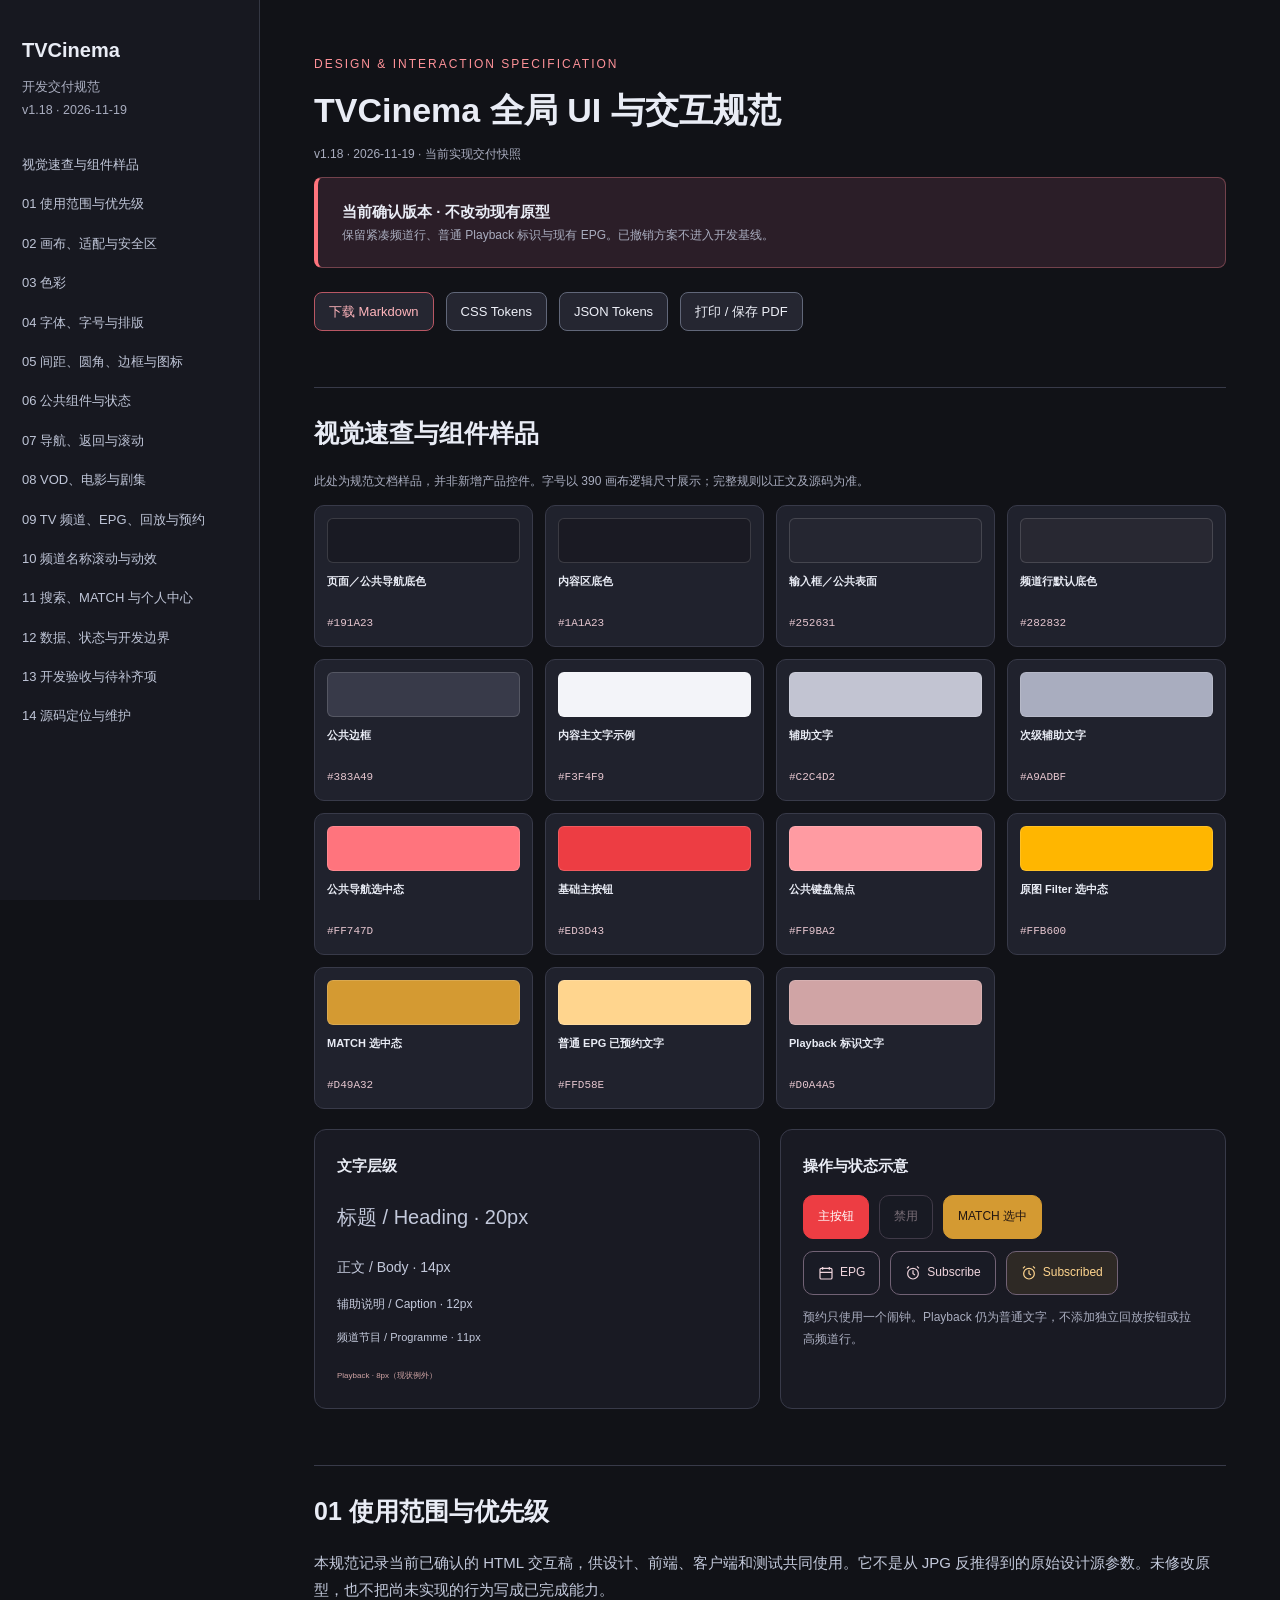
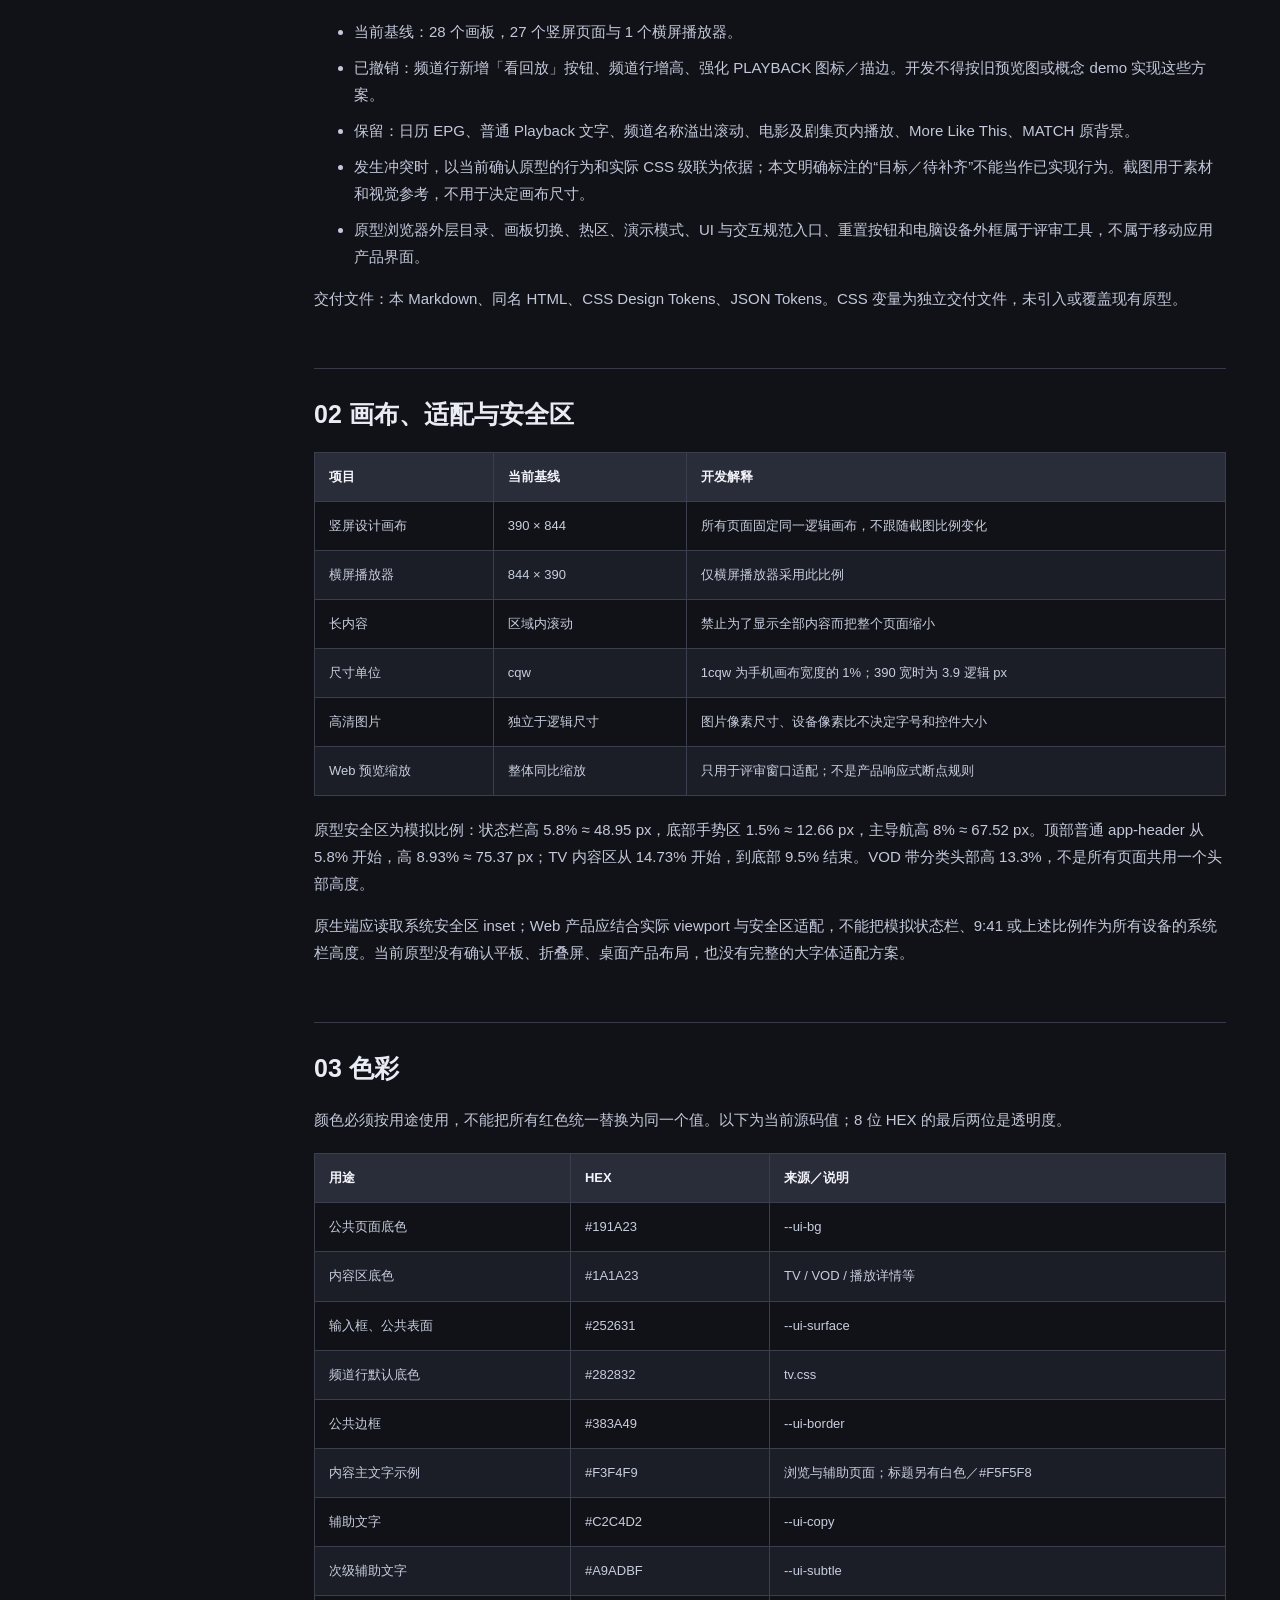
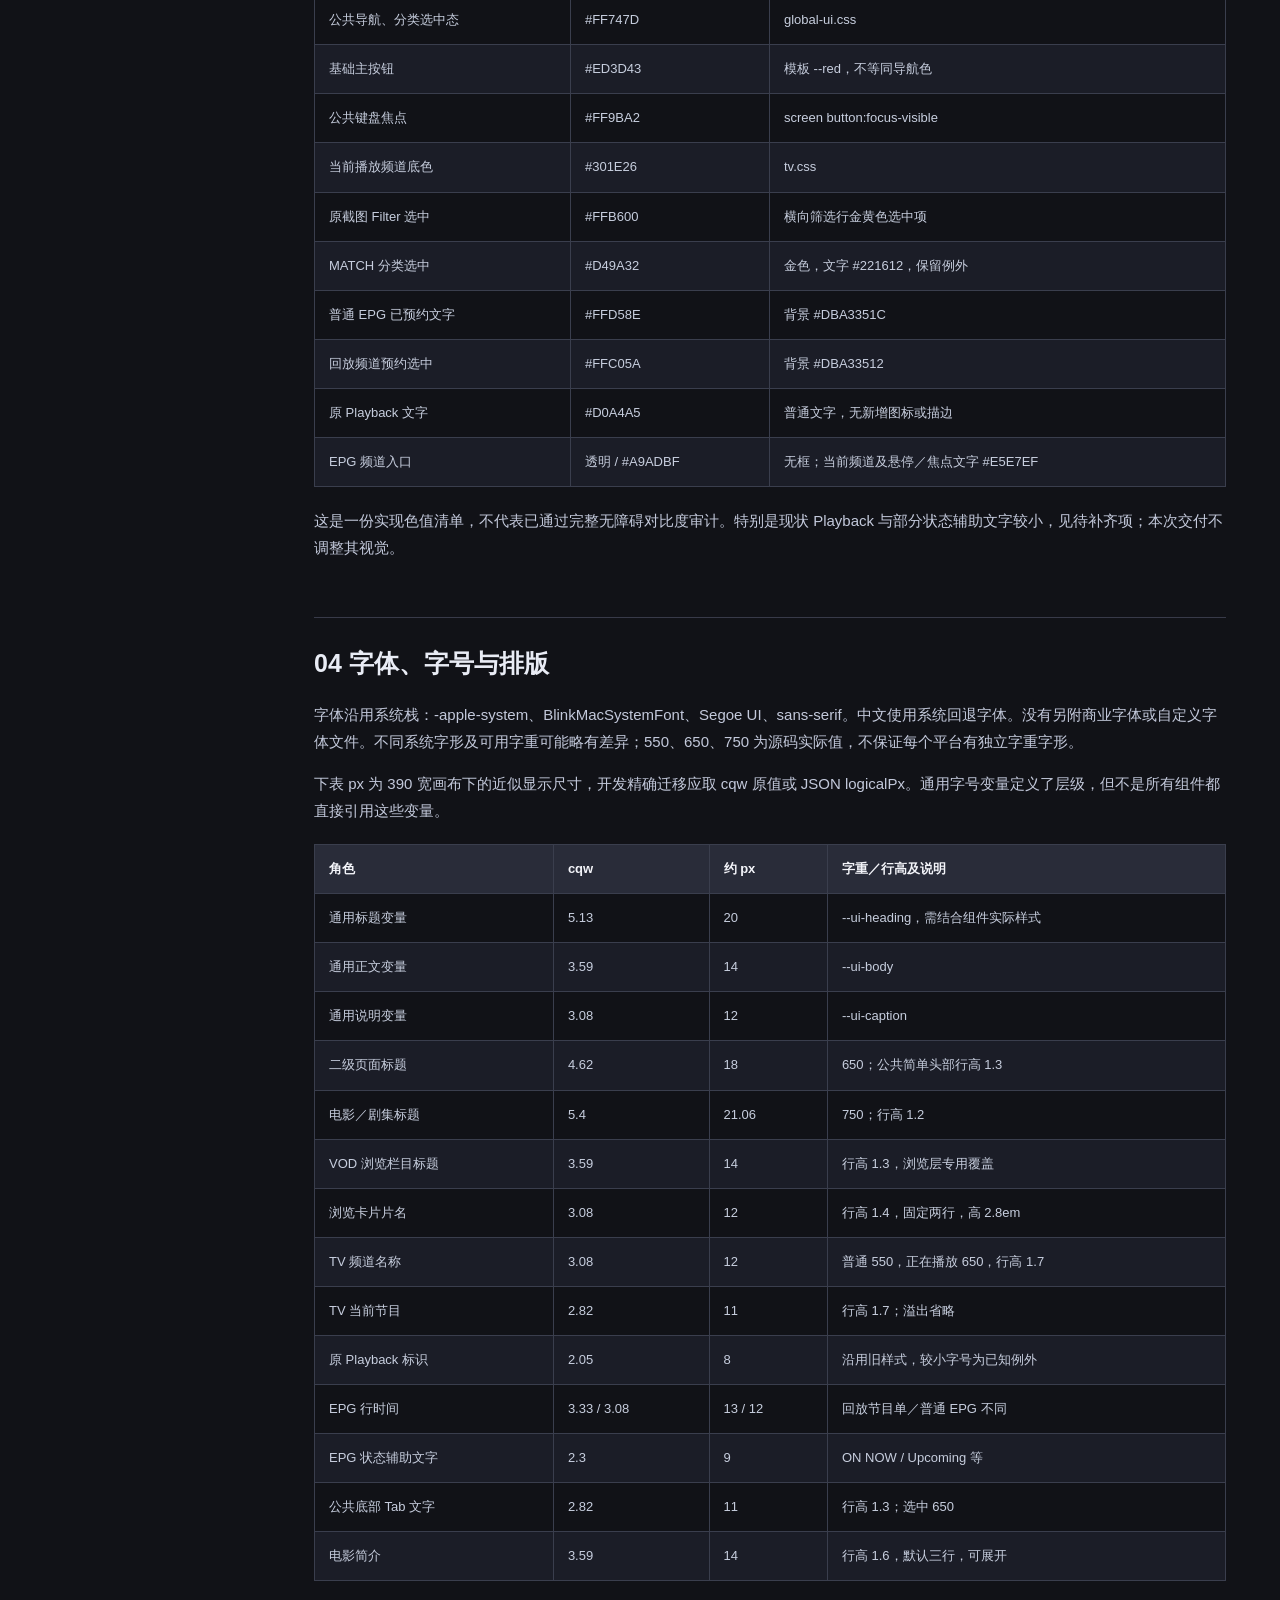
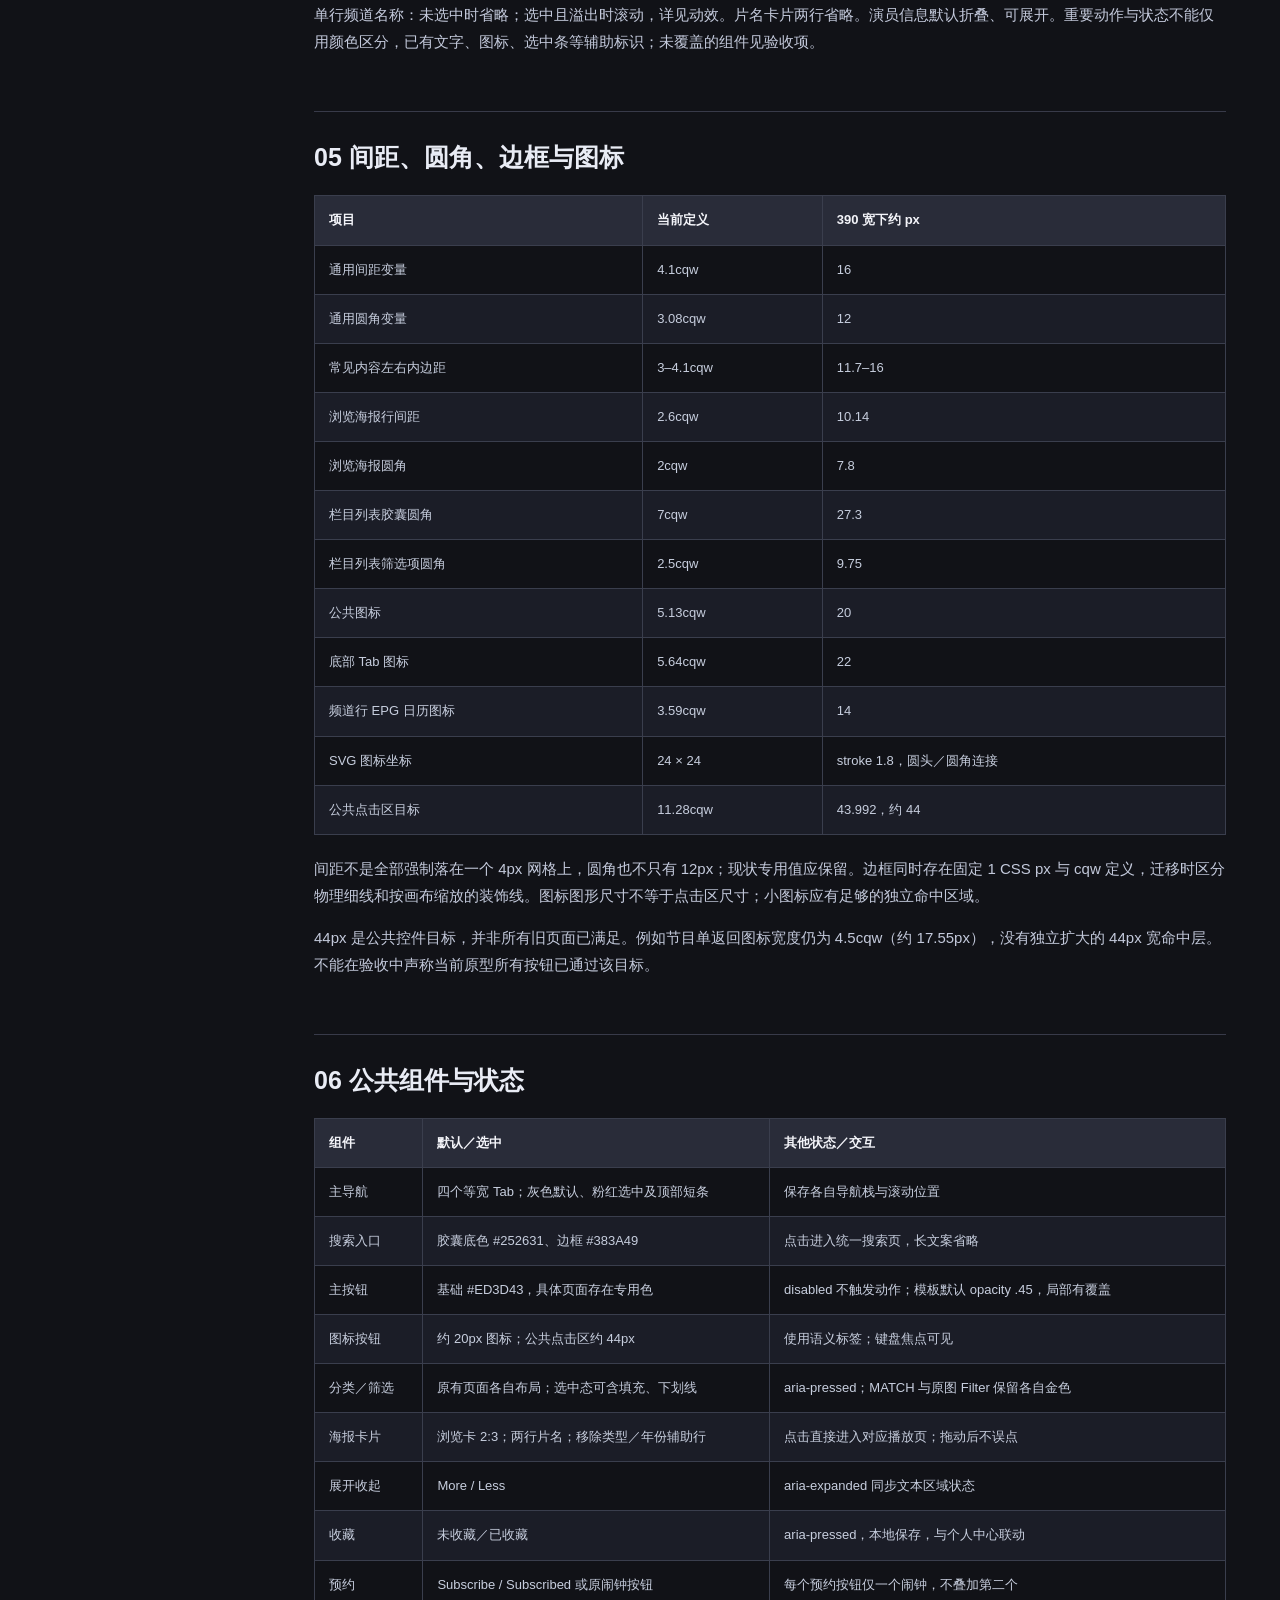
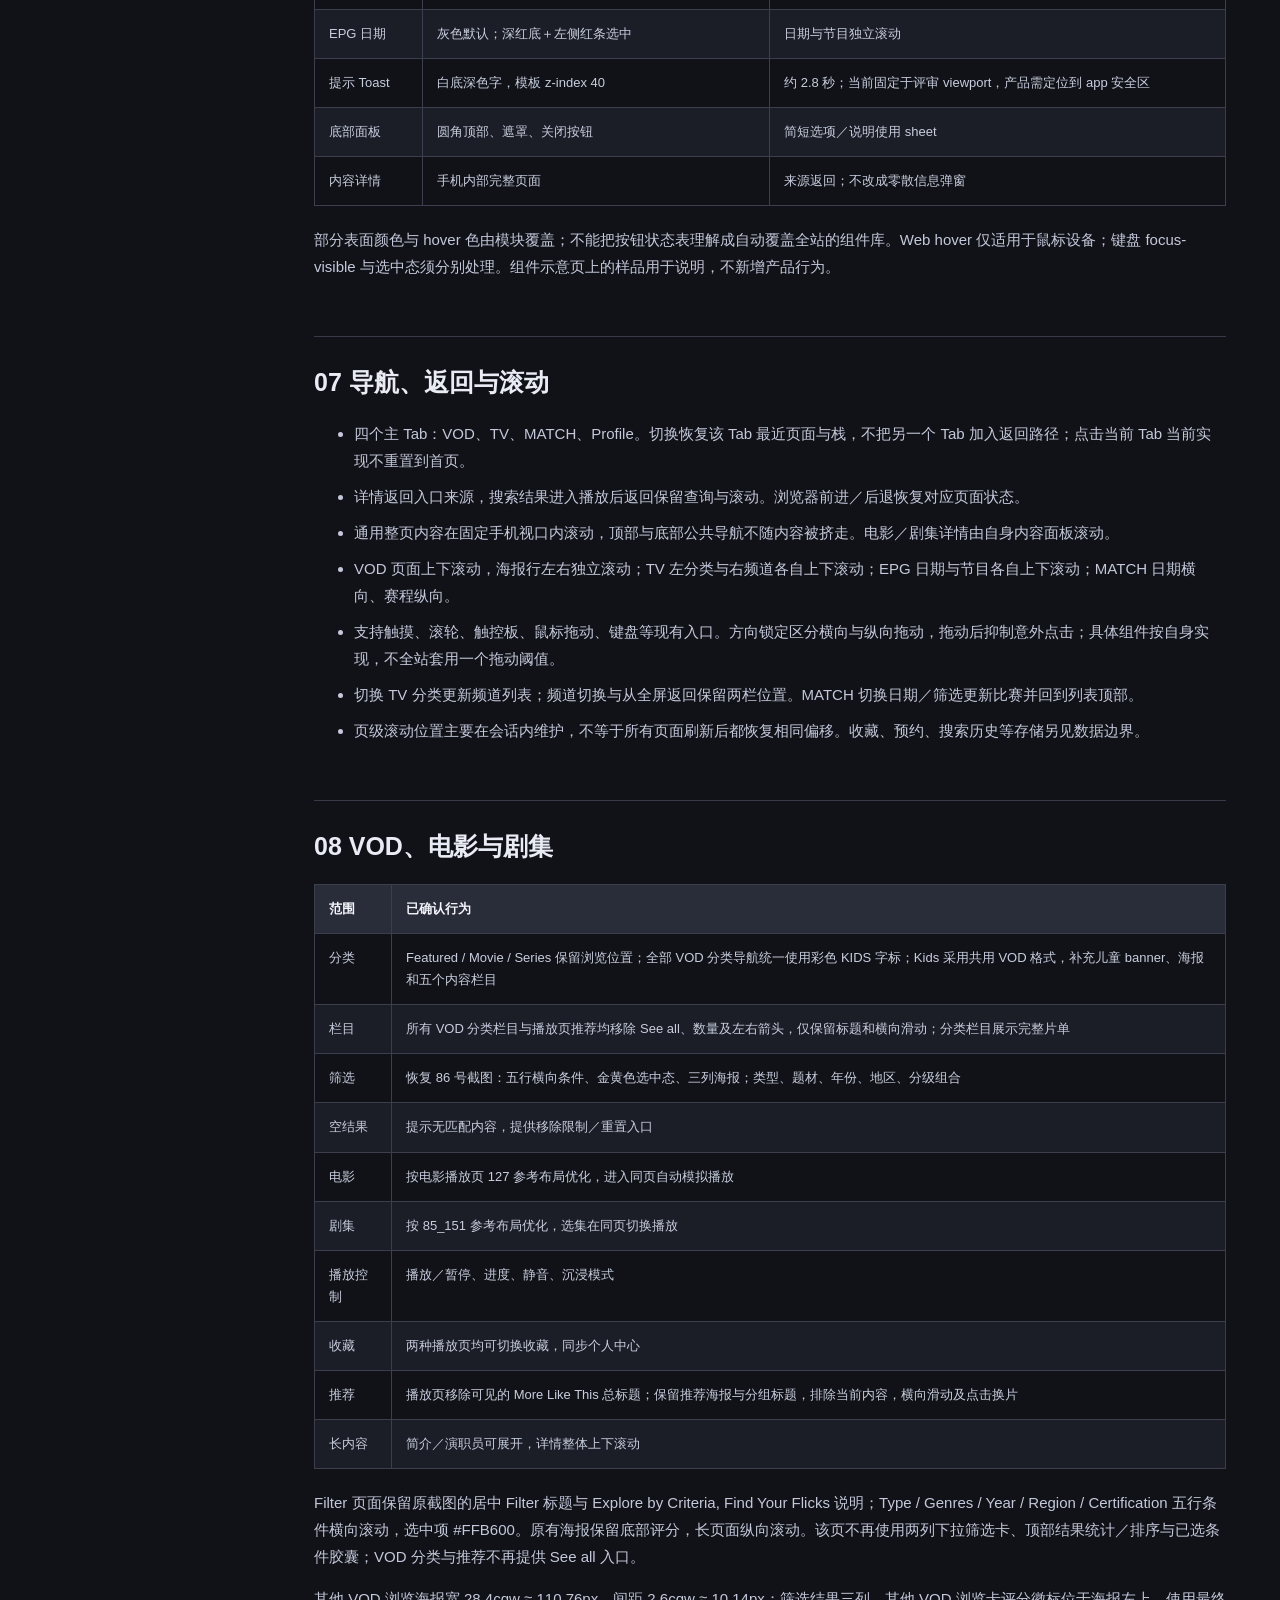
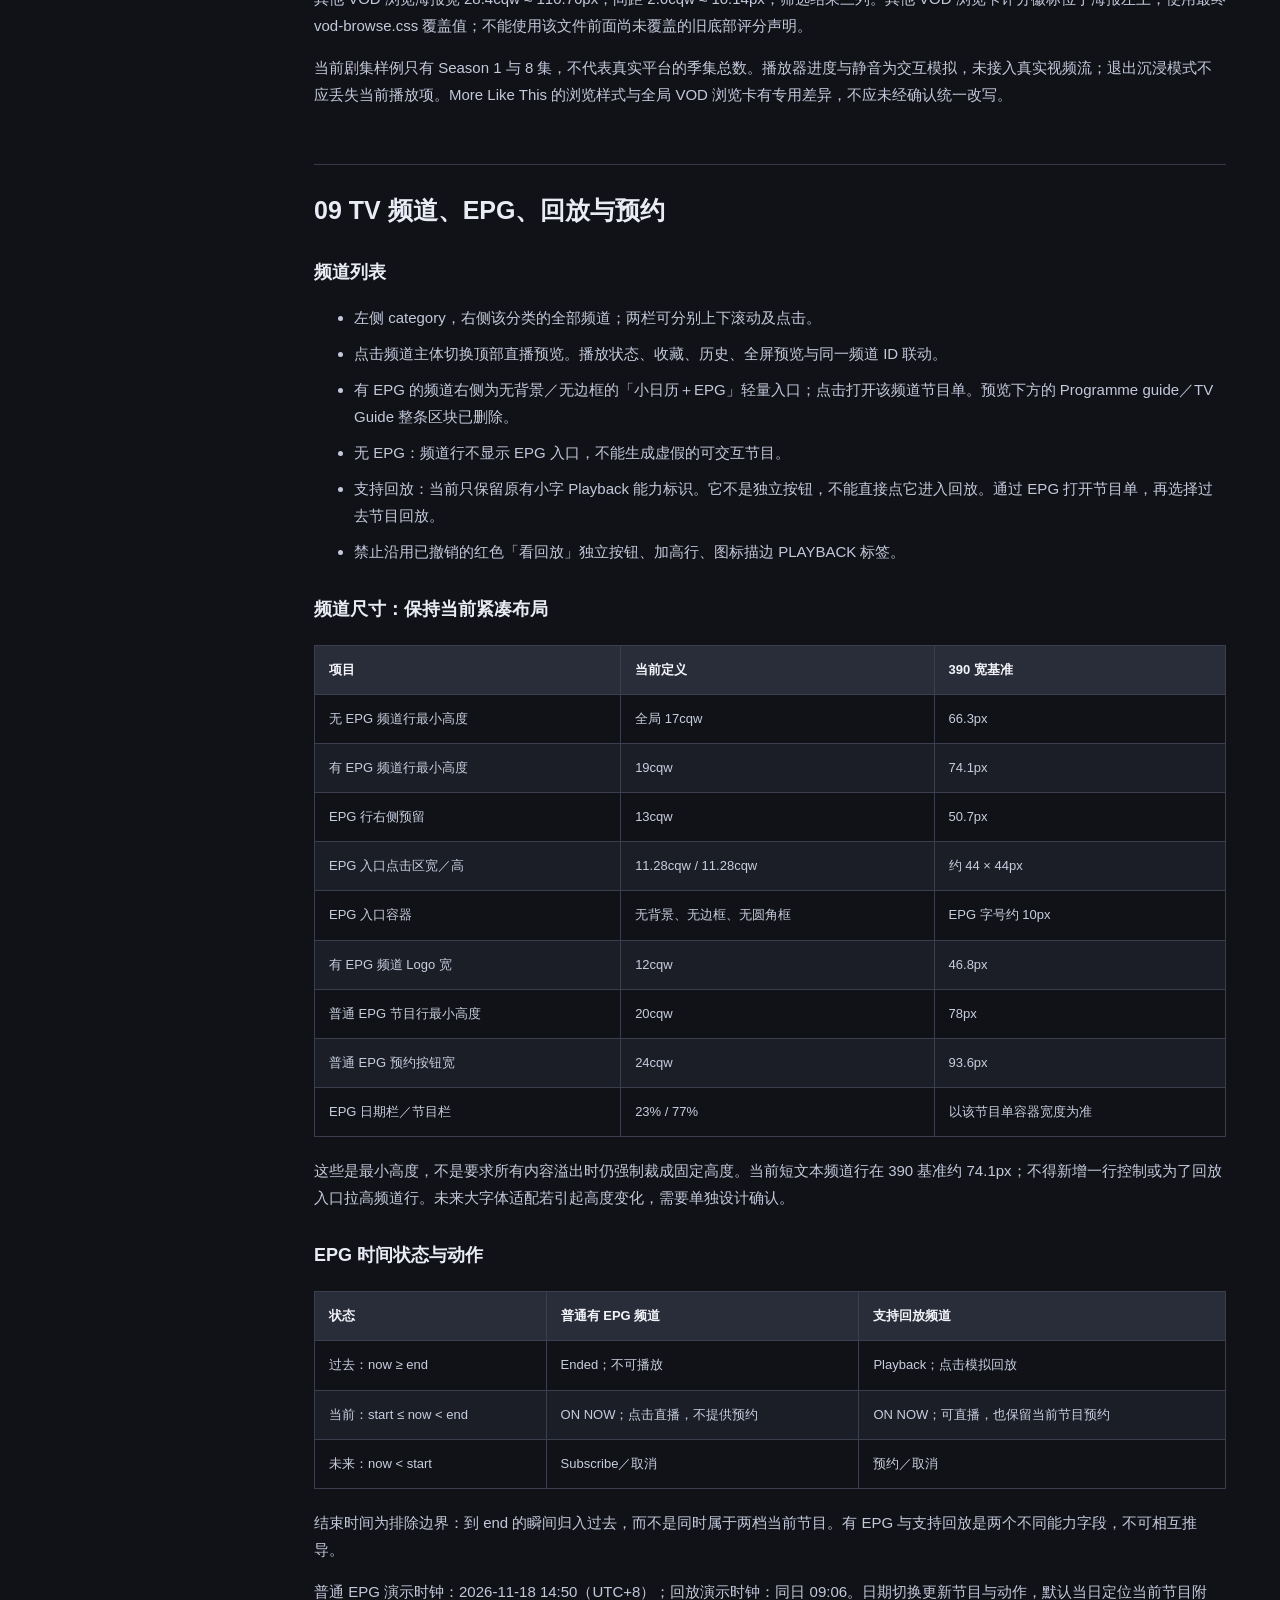
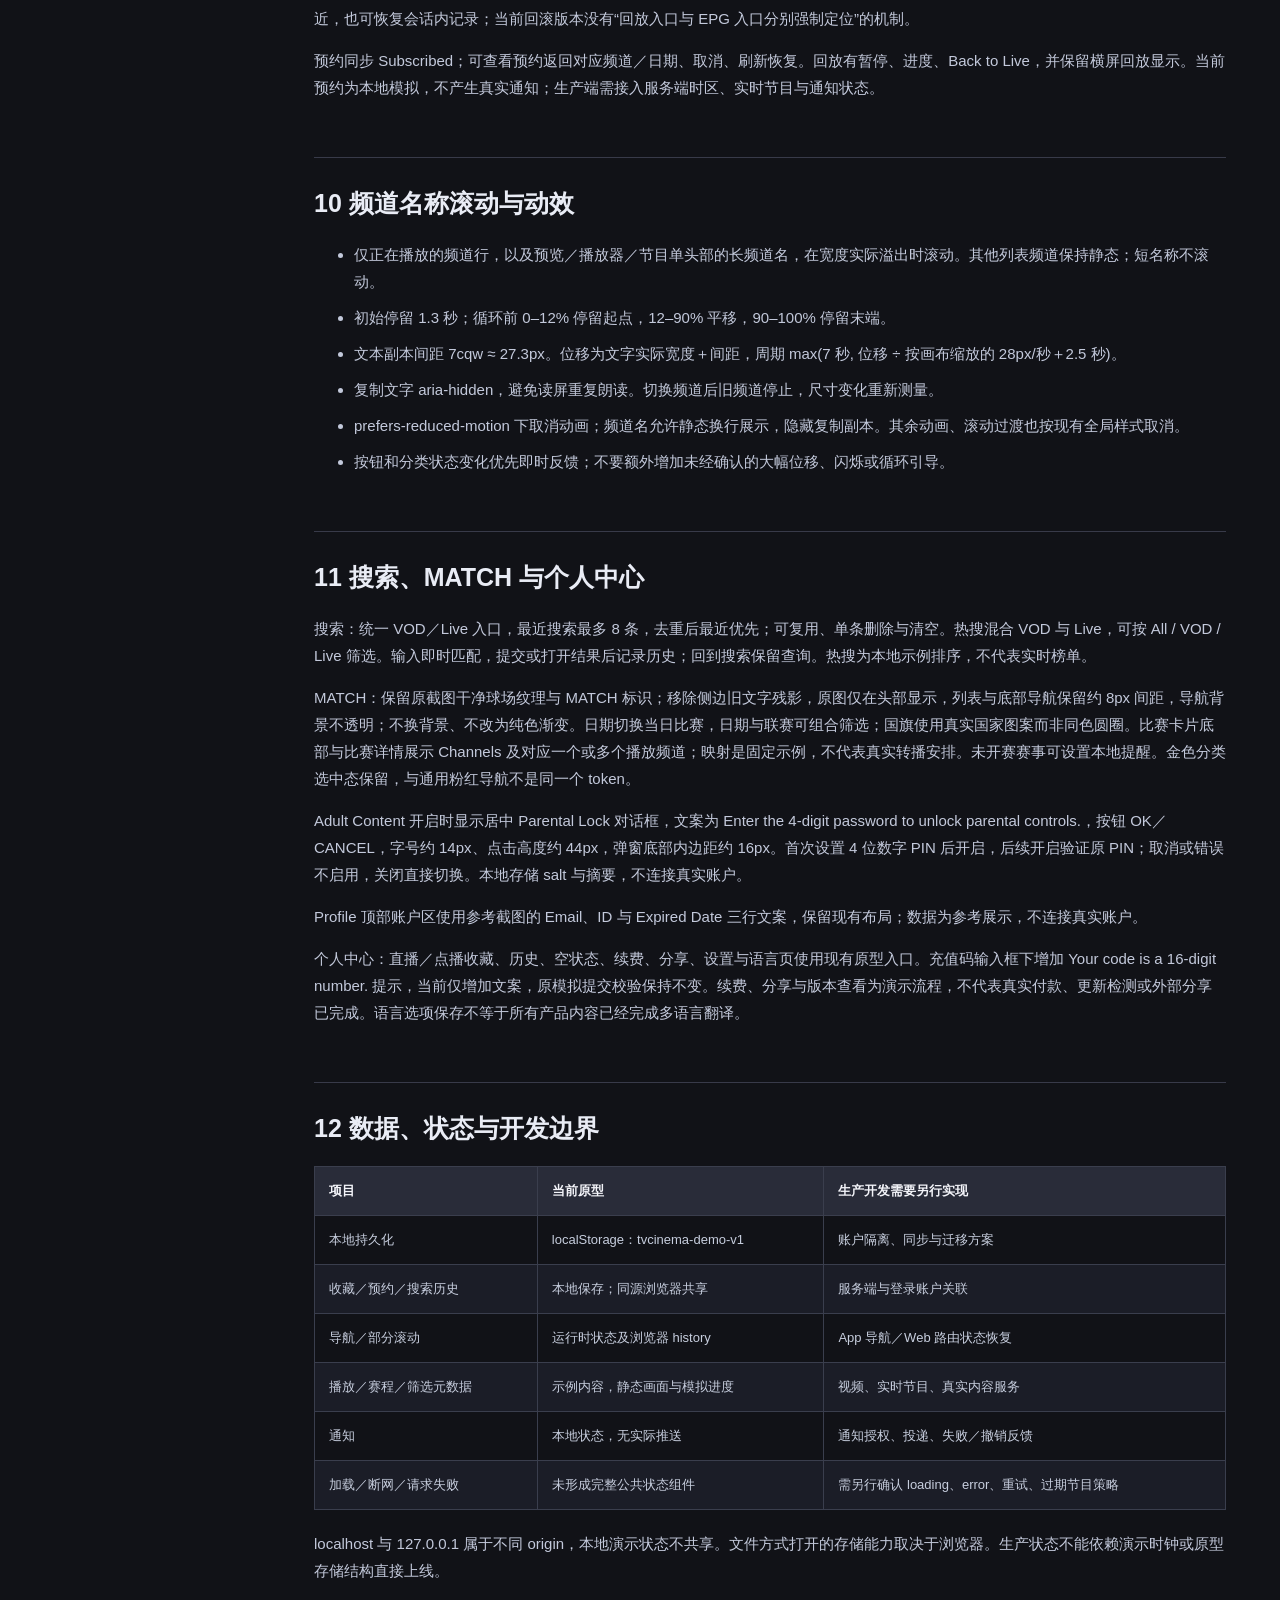
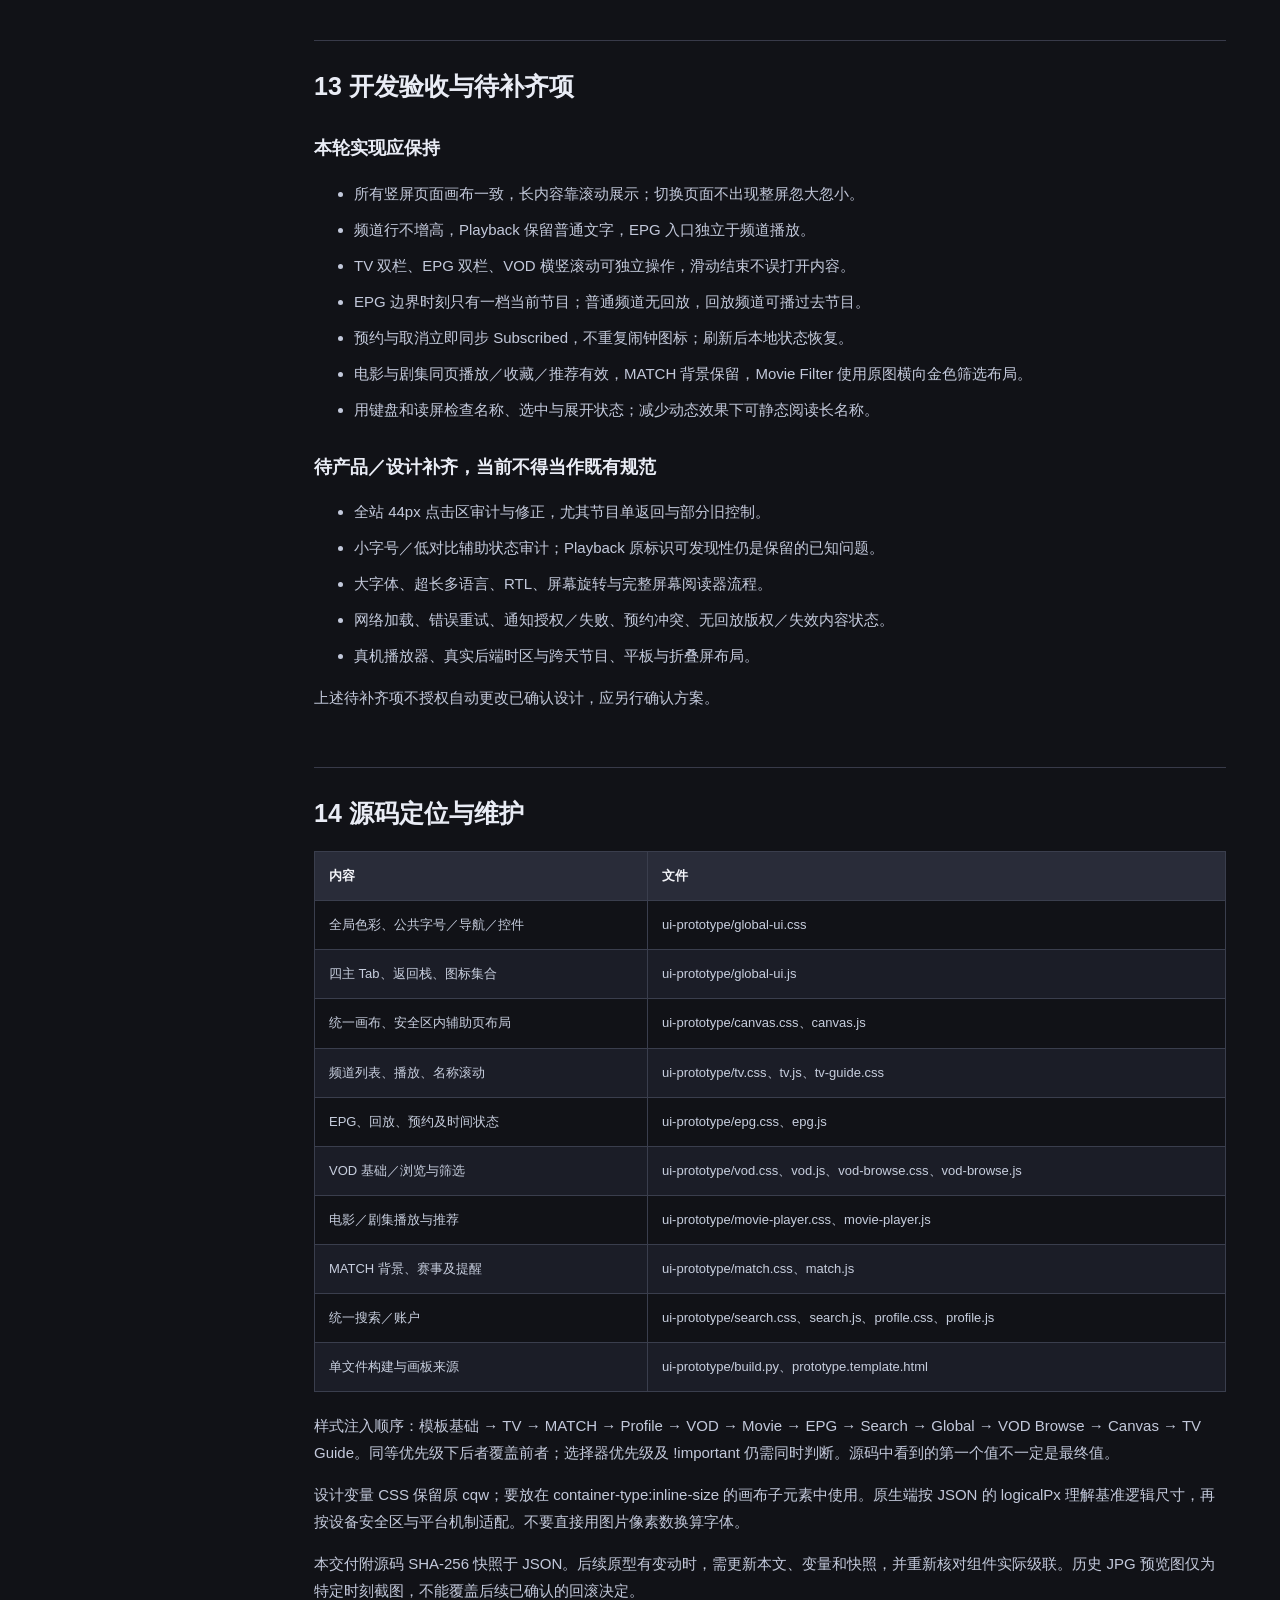
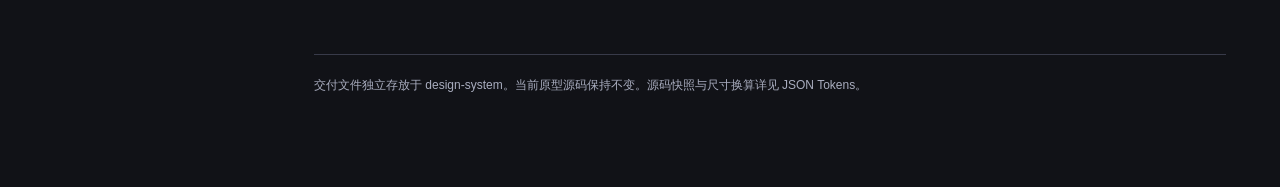
<file: specs.html>
<!doctype html><html lang="zh-CN"><head><meta charset="utf-8"><meta name="viewport" content="width=device-width,initial-scale=1"><title>TVCinema 全局 UI 与交互规范 · v1.18</title><style>*{box-sizing:border-box}html{scroll-behavior:smooth;scroll-padding-top:30px}body{margin:0;color:#e9ecf5;background:#111217;font:15px/1.8 -apple-system,BlinkMacSystemFont,"Segoe UI",sans-serif}a{color:#ff9299;text-underline-offset:4px}a:focus-visible,button:focus-visible{outline:3px solid #ff9ba2;outline-offset:3px}.layout{display:grid;grid-template-columns:260px minmax(0,1fr);max-width:1500px;margin:auto}aside{height:100vh;position:sticky;top:0;padding:32px 22px;overflow:auto;border-right:1px solid #343743;background:#171820}aside strong{font-size:20px;display:block}aside small{display:block;color:#a9adbf;margin:8px 0 24px}nav a{display:block;color:#bfc5d7;font-size:13px;text-decoration:none;padding:8px 0}nav a:hover{color:#ff9299}main{max-width:1120px;min-width:0;padding:54px 54px 90px}.eyebrow{font-size:12px;letter-spacing:2px;color:#ff9299}h1{font-size:34px;line-height:1.3;margin:12px 0}h2{font-size:25px;margin:56px 0 20px;border-top:1px solid #383a49;padding-top:28px;line-height:1.4}h3{font-size:18px;margin:28px 0 12px}p,li{color:#c3c9db}li{margin:9px 0}code{font:12px/1.7 ui-monospace,SFMono-Regular,Consolas,monospace;background:#282b37;padding:2px 5px;border-radius:4px;color:#e4c5ce}table{border-collapse:collapse;width:100%;font-size:13px;line-height:1.7}th,td{padding:13px 14px;border:1px solid #3a3e4d;text-align:left;vertical-align:top}th{background:#292c39;color:#f3f4f9}td{color:#c7cede}tr:nth-child(even){background:#1b1d27}.table-wrap{overflow-x:auto;margin:20px 0}.intro{padding:20px 24px;border:1px solid #73424c;border-left:4px solid #ff747d;background:#2b1e28;border-radius:8px}.downloads{display:flex;gap:12px;flex-wrap:wrap;margin:24px 0}.downloads a,.print{border:1px solid #616779;background:#252631;color:#eef0f8;border-radius:8px;padding:9px 14px;font:inherit;font-size:13px;line-height:1.5;text-decoration:none;cursor:pointer}.downloads a:first-child{border-color:#b95764;color:#ffb5bc}.swatches{display:grid;grid-template-columns:repeat(4,minmax(0,1fr));gap:12px}.swatch{padding:12px;border:1px solid #383a49;background:#20222d;border-radius:10px}.swatch>span{display:block;height:45px;border-radius:6px;border:1px solid #ffffff25;margin-bottom:10px}.swatch b{display:block;font-size:11px;line-height:1.5;min-height:34px}.swatch code{font-size:11px;background:none;padding:0}.samples{display:grid;grid-template-columns:1fr 1fr;gap:20px}.sample{border:1px solid #383a49;border-radius:12px;padding:22px;background:#191a23}.sample h3{margin:0 0 16px;font-size:15px}.sample .row{display:flex;gap:10px;align-items:center;flex-wrap:wrap;margin:12px 0}.demo-btn{display:inline-flex;align-items:center;justify-content:center;gap:6px;height:44px;padding:0 14px;border-radius:10px;font-size:12px;border:1px solid #716275;background:#191b25;color:#f0d5dd}.demo-btn.selected{color:#ffd58e;background:#dba3351c}.demo-btn.primary{background:#ed3d43;border-color:#ed3d43;color:white}.demo-btn.disabled{opacity:.45}.demo-btn.match{background:#d49a32;border-color:#d49a32;color:#221612}.small{font-size:12px;color:#a9adbf}.replay{font-size:8px;color:#d0a4a5}.type20{font-size:20px}.type14{font-size:14px}.type12{font-size:12px}.type11{font-size:11px}.sample svg{width:16px;height:16px;stroke:currentColor;stroke-width:1.8;fill:none}.metadata{font-size:12px;color:#a9adbf}footer{margin-top:50px;color:#a9adbf;border-top:1px solid #383a49;padding-top:20px;font-size:12px}@media(max-width:1050px){main{padding:32px 26px}.layout{grid-template-columns:220px minmax(0,1fr)}.swatches{grid-template-columns:repeat(3,1fr)}}@media(max-width:760px){.layout{display:block}aside{position:static;height:auto;border-right:0;border-bottom:1px solid #383a49;padding:22px}nav{display:flex;gap:12px;overflow:auto}nav a{white-space:nowrap}main{padding:28px 18px}.swatches{grid-template-columns:repeat(2,1fr)}.samples{grid-template-columns:1fr}h1{font-size:28px}}@media print{body{background:white;color:#111}.layout{display:block}aside,.downloads,.print{display:none}main{max-width:none;padding:0}p,li,td,.small,.metadata{color:#222}h2{break-before:auto;color:#111}table{font-size:10px}th{background:#eee;color:#111}.sample,.swatch,.intro{background:#f7f7f7;color:#111}.swatch code,code{color:#222;background:#eee}tr:nth-child(even){background:#fafafa}table,.sample,.swatch{break-inside:avoid}a{color:#333}.swatches{grid-template-columns:repeat(4,1fr)}}</style></head><body><div class="layout"><aside><strong>TVCinema</strong><small>开发交付规范<br>v1.18 · 2026-11-19</small><nav aria-label="规范目录"><a href="#visual">视觉速查与组件样品</a><a href="#section-2">01 使用范围与优先级</a><a href="#section-3">02 画布、适配与安全区</a><a href="#section-4">03 色彩</a><a href="#section-5">04 字体、字号与排版</a><a href="#section-6">05 间距、圆角、边框与图标</a><a href="#section-7">06 公共组件与状态</a><a href="#section-8">07 导航、返回与滚动</a><a href="#section-9">08 VOD、电影与剧集</a><a href="#section-10">09 TV 频道、EPG、回放与预约</a><a href="#section-14">10 频道名称滚动与动效</a><a href="#section-15">11 搜索、MATCH 与个人中心</a><a href="#section-16">12 数据、状态与开发边界</a><a href="#section-17">13 开发验收与待补齐项</a><a href="#section-20">14 源码定位与维护</a></nav></aside><main><div class="eyebrow">DESIGN & INTERACTION SPECIFICATION</div><h1 id="section-1">TVCinema 全局 UI 与交互规范</h1><p class="metadata">v1.18 · 2026-11-19 · 当前实现交付快照</p><div class="intro"><b>当前确认版本 · 不改动现有原型</b><div class="small">保留紧凑频道行、普通 Playback 标识与现有 EPG。已撤销方案不进入开发基线。</div></div><div class="downloads"><a href="TVCinema-全局UI与交互规范.md" download>下载 Markdown</a><a href="TVCinema-design-tokens.css" download>CSS Tokens</a><a href="TVCinema-design-tokens.json" download>JSON Tokens</a><button type="button" class="print" onclick="window.print()">打印 / 保存 PDF</button></div><h2 id="visual">视觉速查与组件样品</h2><p class="small">此处为规范文档样品，并非新增产品控件。字号以 390 画布逻辑尺寸展示；完整规则以正文及源码为准。</p><div class="swatches"><div class="swatch"><span style="background:#191A23"></span><b>页面／公共导航底色</b><code>#191A23</code></div><div class="swatch"><span style="background:#1A1A23"></span><b>内容区底色</b><code>#1A1A23</code></div><div class="swatch"><span style="background:#252631"></span><b>输入框／公共表面</b><code>#252631</code></div><div class="swatch"><span style="background:#282832"></span><b>频道行默认底色</b><code>#282832</code></div><div class="swatch"><span style="background:#383A49"></span><b>公共边框</b><code>#383A49</code></div><div class="swatch"><span style="background:#F3F4F9"></span><b>内容主文字示例</b><code>#F3F4F9</code></div><div class="swatch"><span style="background:#C2C4D2"></span><b>辅助文字</b><code>#C2C4D2</code></div><div class="swatch"><span style="background:#A9ADBF"></span><b>次级辅助文字</b><code>#A9ADBF</code></div><div class="swatch"><span style="background:#FF747D"></span><b>公共导航选中态</b><code>#FF747D</code></div><div class="swatch"><span style="background:#ED3D43"></span><b>基础主按钮</b><code>#ED3D43</code></div><div class="swatch"><span style="background:#FF9BA2"></span><b>公共键盘焦点</b><code>#FF9BA2</code></div><div class="swatch"><span style="background:#FFB600"></span><b>原图 Filter 选中态</b><code>#FFB600</code></div><div class="swatch"><span style="background:#D49A32"></span><b>MATCH 选中态</b><code>#D49A32</code></div><div class="swatch"><span style="background:#FFD58E"></span><b>普通 EPG 已预约文字</b><code>#FFD58E</code></div><div class="swatch"><span style="background:#D0A4A5"></span><b>Playback 标识文字</b><code>#D0A4A5</code></div></div><div class="samples" style="margin-top:20px"><section class="sample"><h3>文字层级</h3><p class="type20">标题 / Heading · 20px</p><p class="type14">正文 / Body · 14px</p><p class="type12">辅助说明 / Caption · 12px</p><p class="type11">频道节目 / Programme · 11px</p><span class="replay">Playback · 8px（现状例外）</span></section><section class="sample"><h3>操作与状态示意</h3><div class="row"><span class="demo-btn primary">主按钮</span><span class="demo-btn disabled">禁用</span><span class="demo-btn match">MATCH 选中</span></div><div class="row"><span class="demo-btn"><svg viewBox="0 0 24 24" aria-hidden="true"><rect x="3" y="5" width="18" height="16" rx="2"/><path d="M7 3v4m10-4v4M3 11h18"/></svg>EPG</span><span class="demo-btn"><svg viewBox="0 0 24 24" aria-hidden="true"><circle cx="12" cy="13" r="8"/><path d="M12 8v5l3 2M3 5l3-3m12 0 3 3"/></svg>Subscribe</span><span class="demo-btn selected"><svg viewBox="0 0 24 24" aria-hidden="true"><circle cx="12" cy="13" r="8"/><path d="M12 8v5l3 2M3 5l3-3m12 0 3 3"/></svg>Subscribed</span></div><p class="small">预约只使用一个闹钟。Playback 仍为普通文字，不添加独立回放按钮或拉高频道行。</p></section></div><h2 id="section-2">01 使用范围与优先级</h2><p>本规范记录当前已确认的 HTML 交互稿，供设计、前端、客户端和测试共同使用。它不是从 JPG 反推得到的原始设计源参数。未修改原型，也不把尚未实现的行为写成已完成能力。</p><ul><li>当前基线：28 个画板，27 个竖屏页面与 1 个横屏播放器。</li><li>已撤销：频道行新增「看回放」按钮、频道行增高、强化 PLAYBACK 图标／描边。开发不得按旧预览图或概念 demo 实现这些方案。</li><li>保留：日历 EPG、普通 Playback 文字、频道名称溢出滚动、电影及剧集页内播放、More Like This、MATCH 原背景。</li><li>发生冲突时，以当前确认原型的行为和实际 CSS 级联为依据；本文明确标注的“目标／待补齐”不能当作已实现行为。截图用于素材和视觉参考，不用于决定画布尺寸。</li><li>原型浏览器外层目录、画板切换、热区、演示模式、UI 与交互规范入口、重置按钮和电脑设备外框属于评审工具，不属于移动应用产品界面。</li></ul><p>交付文件：本 Markdown、同名 HTML、CSS Design Tokens、JSON Tokens。CSS 变量为独立交付文件，未引入或覆盖现有原型。</p><h2 id="section-3">02 画布、适配与安全区</h2><div class="table-wrap"><table><thead><tr><th>项目</th><th>当前基线</th><th>开发解释</th></tr></thead><tbody><tr><td>竖屏设计画布</td><td>390 × 844</td><td>所有页面固定同一逻辑画布，不跟随截图比例变化</td></tr><tr><td>横屏播放器</td><td>844 × 390</td><td>仅横屏播放器采用此比例</td></tr><tr><td>长内容</td><td>区域内滚动</td><td>禁止为了显示全部内容而把整个页面缩小</td></tr><tr><td>尺寸单位</td><td>cqw</td><td>1cqw 为手机画布宽度的 1%；390 宽时为 3.9 逻辑 px</td></tr><tr><td>高清图片</td><td>独立于逻辑尺寸</td><td>图片像素尺寸、设备像素比不决定字号和控件大小</td></tr><tr><td>Web 预览缩放</td><td>整体同比缩放</td><td>只用于评审窗口适配；不是产品响应式断点规则</td></tr></tbody></table></div><p>原型安全区为模拟比例：状态栏高 5.8% ≈ 48.95 px，底部手势区 1.5% ≈ 12.66 px，主导航高 8% ≈ 67.52 px。顶部普通 app-header 从 5.8% 开始，高 8.93% ≈ 75.37 px；TV 内容区从 14.73% 开始，到底部 9.5% 结束。VOD 带分类头部高 13.3%，不是所有页面共用一个头部高度。</p><p>原生端应读取系统安全区 inset；Web 产品应结合实际 viewport 与安全区适配，不能把模拟状态栏、9:41 或上述比例作为所有设备的系统栏高度。当前原型没有确认平板、折叠屏、桌面产品布局，也没有完整的大字体适配方案。</p><h2 id="section-4">03 色彩</h2><p>颜色必须按用途使用，不能把所有红色统一替换为同一个值。以下为当前源码值；8 位 HEX 的最后两位是透明度。</p><div class="table-wrap"><table><thead><tr><th>用途</th><th>HEX</th><th>来源／说明</th></tr></thead><tbody><tr><td>公共页面底色</td><td>#191A23</td><td>--ui-bg</td></tr><tr><td>内容区底色</td><td>#1A1A23</td><td>TV / VOD / 播放详情等</td></tr><tr><td>输入框、公共表面</td><td>#252631</td><td>--ui-surface</td></tr><tr><td>频道行默认底色</td><td>#282832</td><td>tv.css</td></tr><tr><td>公共边框</td><td>#383A49</td><td>--ui-border</td></tr><tr><td>内容主文字示例</td><td>#F3F4F9</td><td>浏览与辅助页面；标题另有白色／#F5F5F8</td></tr><tr><td>辅助文字</td><td>#C2C4D2</td><td>--ui-copy</td></tr><tr><td>次级辅助文字</td><td>#A9ADBF</td><td>--ui-subtle</td></tr><tr><td>公共导航、分类选中态</td><td>#FF747D</td><td>global-ui.css</td></tr><tr><td>基础主按钮</td><td>#ED3D43</td><td>模板 --red，不等同导航色</td></tr><tr><td>公共键盘焦点</td><td>#FF9BA2</td><td>screen button:focus-visible</td></tr><tr><td>当前播放频道底色</td><td>#301E26</td><td>tv.css</td></tr><tr><td>原截图 Filter 选中</td><td>#FFB600</td><td>横向筛选行金黄色选中项</td></tr><tr><td>MATCH 分类选中</td><td>#D49A32</td><td>金色，文字 #221612，保留例外</td></tr><tr><td>普通 EPG 已预约文字</td><td>#FFD58E</td><td>背景 #DBA3351C</td></tr><tr><td>回放频道预约选中</td><td>#FFC05A</td><td>背景 #DBA33512</td></tr><tr><td>原 Playback 文字</td><td>#D0A4A5</td><td>普通文字，无新增图标或描边</td></tr><tr><td>EPG 频道入口</td><td>透明 / #A9ADBF</td><td>无框；当前频道及悬停／焦点文字 #E5E7EF</td></tr></tbody></table></div><p>这是一份实现色值清单，不代表已通过完整无障碍对比度审计。特别是现状 Playback 与部分状态辅助文字较小，见待补齐项；本次交付不调整其视觉。</p><h2 id="section-5">04 字体、字号与排版</h2><p>字体沿用系统栈：-apple-system、BlinkMacSystemFont、Segoe UI、sans-serif。中文使用系统回退字体。没有另附商业字体或自定义字体文件。不同系统字形及可用字重可能略有差异；550、650、750 为源码实际值，不保证每个平台有独立字重字形。</p><p>下表 px 为 390 宽画布下的近似显示尺寸，开发精确迁移应取 cqw 原值或 JSON logicalPx。通用字号变量定义了层级，但不是所有组件都直接引用这些变量。</p><div class="table-wrap"><table><thead><tr><th>角色</th><th>cqw</th><th>约 px</th><th>字重／行高及说明</th></tr></thead><tbody><tr><td>通用标题变量</td><td>5.13</td><td>20</td><td>--ui-heading，需结合组件实际样式</td></tr><tr><td>通用正文变量</td><td>3.59</td><td>14</td><td>--ui-body</td></tr><tr><td>通用说明变量</td><td>3.08</td><td>12</td><td>--ui-caption</td></tr><tr><td>二级页面标题</td><td>4.62</td><td>18</td><td>650；公共简单头部行高 1.3</td></tr><tr><td>电影／剧集标题</td><td>5.4</td><td>21.06</td><td>750；行高 1.2</td></tr><tr><td>VOD 浏览栏目标题</td><td>3.59</td><td>14</td><td>行高 1.3，浏览层专用覆盖</td></tr><tr><td>浏览卡片片名</td><td>3.08</td><td>12</td><td>行高 1.4，固定两行，高 2.8em</td></tr><tr><td>TV 频道名称</td><td>3.08</td><td>12</td><td>普通 550，正在播放 650，行高 1.7</td></tr><tr><td>TV 当前节目</td><td>2.82</td><td>11</td><td>行高 1.7；溢出省略</td></tr><tr><td>原 Playback 标识</td><td>2.05</td><td>8</td><td>沿用旧样式，较小字号为已知例外</td></tr><tr><td>EPG 行时间</td><td>3.33 / 3.08</td><td>13 / 12</td><td>回放节目单／普通 EPG 不同</td></tr><tr><td>EPG 状态辅助文字</td><td>2.3</td><td>9</td><td>ON NOW / Upcoming 等</td></tr><tr><td>公共底部 Tab 文字</td><td>2.82</td><td>11</td><td>行高 1.3；选中 650</td></tr><tr><td>电影简介</td><td>3.59</td><td>14</td><td>行高 1.6，默认三行，可展开</td></tr></tbody></table></div><p>单行频道名称：未选中时省略；选中且溢出时滚动，详见动效。片名卡片两行省略。演员信息默认折叠、可展开。重要动作与状态不能仅用颜色区分，已有文字、图标、选中条等辅助标识；未覆盖的组件见验收项。</p><h2 id="section-6">05 间距、圆角、边框与图标</h2><div class="table-wrap"><table><thead><tr><th>项目</th><th>当前定义</th><th>390 宽下约 px</th></tr></thead><tbody><tr><td>通用间距变量</td><td>4.1cqw</td><td>16</td></tr><tr><td>通用圆角变量</td><td>3.08cqw</td><td>12</td></tr><tr><td>常见内容左右内边距</td><td>3–4.1cqw</td><td>11.7–16</td></tr><tr><td>浏览海报行间距</td><td>2.6cqw</td><td>10.14</td></tr><tr><td>浏览海报圆角</td><td>2cqw</td><td>7.8</td></tr><tr><td>栏目列表胶囊圆角</td><td>7cqw</td><td>27.3</td></tr><tr><td>栏目列表筛选项圆角</td><td>2.5cqw</td><td>9.75</td></tr><tr><td>公共图标</td><td>5.13cqw</td><td>20</td></tr><tr><td>底部 Tab 图标</td><td>5.64cqw</td><td>22</td></tr><tr><td>频道行 EPG 日历图标</td><td>3.59cqw</td><td>14</td></tr><tr><td>SVG 图标坐标</td><td>24 × 24</td><td>stroke 1.8，圆头／圆角连接</td></tr><tr><td>公共点击区目标</td><td>11.28cqw</td><td>43.992，约 44</td></tr></tbody></table></div><p>间距不是全部强制落在一个 4px 网格上，圆角也不只有 12px；现状专用值应保留。边框同时存在固定 1 CSS px 与 cqw 定义，迁移时区分物理细线和按画布缩放的装饰线。图标图形尺寸不等于点击区尺寸；小图标应有足够的独立命中区域。</p><p>44px 是公共控件目标，并非所有旧页面已满足。例如节目单返回图标宽度仍为 4.5cqw（约 17.55px），没有独立扩大的 44px 宽命中层。不能在验收中声称当前原型所有按钮已通过该目标。</p><h2 id="section-7">06 公共组件与状态</h2><div class="table-wrap"><table><thead><tr><th>组件</th><th>默认／选中</th><th>其他状态／交互</th></tr></thead><tbody><tr><td>主导航</td><td>四个等宽 Tab；灰色默认、粉红选中及顶部短条</td><td>保存各自导航栈与滚动位置</td></tr><tr><td>搜索入口</td><td>胶囊底色 #252631、边框 #383A49</td><td>点击进入统一搜索页，长文案省略</td></tr><tr><td>主按钮</td><td>基础 #ED3D43，具体页面存在专用色</td><td>disabled 不触发动作；模板默认 opacity .45，局部有覆盖</td></tr><tr><td>图标按钮</td><td>约 20px 图标；公共点击区约 44px</td><td>使用语义标签；键盘焦点可见</td></tr><tr><td>分类／筛选</td><td>原有页面各自布局；选中态可含填充、下划线</td><td>aria-pressed；MATCH 与原图 Filter 保留各自金色</td></tr><tr><td>海报卡片</td><td>浏览卡 2:3；两行片名；移除类型／年份辅助行</td><td>点击直接进入对应播放页；拖动后不误点</td></tr><tr><td>展开收起</td><td>More / Less</td><td>aria-expanded 同步文本区域状态</td></tr><tr><td>收藏</td><td>未收藏／已收藏</td><td>aria-pressed，本地保存，与个人中心联动</td></tr><tr><td>预约</td><td>Subscribe / Subscribed 或原闹钟按钮</td><td>每个预约按钮仅一个闹钟，不叠加第二个</td></tr><tr><td>EPG 日期</td><td>灰色默认；深红底＋左侧红条选中</td><td>日期与节目独立滚动</td></tr><tr><td>提示 Toast</td><td>白底深色字，模板 z-index 40</td><td>约 2.8 秒；当前固定于评审 viewport，产品需定位到 app 安全区</td></tr><tr><td>底部面板</td><td>圆角顶部、遮罩、关闭按钮</td><td>简短选项／说明使用 sheet</td></tr><tr><td>内容详情</td><td>手机内部完整页面</td><td>来源返回；不改成零散信息弹窗</td></tr></tbody></table></div><p>部分表面颜色与 hover 色由模块覆盖；不能把按钮状态表理解成自动覆盖全站的组件库。Web hover 仅适用于鼠标设备；键盘 focus-visible 与选中态须分别处理。组件示意页上的样品用于说明，不新增产品行为。</p><h2 id="section-8">07 导航、返回与滚动</h2><ul><li>四个主 Tab：VOD、TV、MATCH、Profile。切换恢复该 Tab 最近页面与栈，不把另一个 Tab 加入返回路径；点击当前 Tab 当前实现不重置到首页。</li><li>详情返回入口来源，搜索结果进入播放后返回保留查询与滚动。浏览器前进／后退恢复对应页面状态。</li><li>通用整页内容在固定手机视口内滚动，顶部与底部公共导航不随内容被挤走。电影／剧集详情由自身内容面板滚动。</li><li>VOD 页面上下滚动，海报行左右独立滚动；TV 左分类与右频道各自上下滚动；EPG 日期与节目各自上下滚动；MATCH 日期横向、赛程纵向。</li><li>支持触摸、滚轮、触控板、鼠标拖动、键盘等现有入口。方向锁定区分横向与纵向拖动，拖动后抑制意外点击；具体组件按自身实现，不全站套用一个拖动阈值。</li><li>切换 TV 分类更新频道列表；频道切换与从全屏返回保留两栏位置。MATCH 切换日期／筛选更新比赛并回到列表顶部。</li><li>页级滚动位置主要在会话内维护，不等于所有页面刷新后都恢复相同偏移。收藏、预约、搜索历史等存储另见数据边界。</li></ul><h2 id="section-9">08 VOD、电影与剧集</h2><div class="table-wrap"><table><thead><tr><th>范围</th><th>已确认行为</th></tr></thead><tbody><tr><td>分类</td><td>Featured / Movie / Series 保留浏览位置；全部 VOD 分类导航统一使用彩色 KIDS 字标；Kids 采用共用 VOD 格式，补充儿童 banner、海报和五个内容栏目</td></tr><tr><td>栏目</td><td>所有 VOD 分类栏目与播放页推荐均移除 See all、数量及左右箭头，仅保留标题和横向滑动；分类栏目展示完整片单</td></tr><tr><td>筛选</td><td>恢复 86 号截图：五行横向条件、金黄色选中态、三列海报；类型、题材、年份、地区、分级组合</td></tr><tr><td>空结果</td><td>提示无匹配内容，提供移除限制／重置入口</td></tr><tr><td>电影</td><td>按电影播放页 127 参考布局优化，进入同页自动模拟播放</td></tr><tr><td>剧集</td><td>按 85_151 参考布局优化，选集在同页切换播放</td></tr><tr><td>播放控制</td><td>播放／暂停、进度、静音、沉浸模式</td></tr><tr><td>收藏</td><td>两种播放页均可切换收藏，同步个人中心</td></tr><tr><td>推荐</td><td>播放页移除可见的 More Like This 总标题；保留推荐海报与分组标题，排除当前内容，横向滑动及点击换片</td></tr><tr><td>长内容</td><td>简介／演职员可展开，详情整体上下滚动</td></tr></tbody></table></div><p>Filter 页面保留原截图的居中 Filter 标题与 Explore by Criteria, Find Your Flicks 说明；Type / Genres / Year / Region / Certification 五行条件横向滚动，选中项 #FFB600。原有海报保留底部评分，长页面纵向滚动。该页不再使用两列下拉筛选卡、顶部结果统计／排序与已选条件胶囊；VOD 分类与推荐不再提供 See all 入口。</p><p>其他 VOD 浏览海报宽 28.4cqw ≈ 110.76px，间距 2.6cqw ≈ 10.14px；筛选结果三列。其他 VOD 浏览卡评分徽标位于海报左上，使用最终 vod-browse.css 覆盖值；不能使用该文件前面尚未覆盖的旧底部评分声明。</p><p>当前剧集样例只有 Season 1 与 8 集，不代表真实平台的季集总数。播放器进度与静音为交互模拟，未接入真实视频流；退出沉浸模式不应丢失当前播放项。More Like This 的浏览样式与全局 VOD 浏览卡有专用差异，不应未经确认统一改写。</p><h2 id="section-10">09 TV 频道、EPG、回放与预约</h2><h3 id="section-11">频道列表</h3><ul><li>左侧 category，右侧该分类的全部频道；两栏可分别上下滚动及点击。</li><li>点击频道主体切换顶部直播预览。播放状态、收藏、历史、全屏预览与同一频道 ID 联动。</li><li>有 EPG 的频道右侧为无背景／无边框的「小日历＋EPG」轻量入口；点击打开该频道节目单。预览下方的 Programme guide／TV Guide 整条区块已删除。</li><li>无 EPG：频道行不显示 EPG 入口，不能生成虚假的可交互节目。</li><li>支持回放：当前只保留原有小字 Playback 能力标识。它不是独立按钮，不能直接点它进入回放。通过 EPG 打开节目单，再选择过去节目回放。</li><li>禁止沿用已撤销的红色「看回放」独立按钮、加高行、图标描边 PLAYBACK 标签。</li></ul><h3 id="section-12">频道尺寸：保持当前紧凑布局</h3><div class="table-wrap"><table><thead><tr><th>项目</th><th>当前定义</th><th>390 宽基准</th></tr></thead><tbody><tr><td>无 EPG 频道行最小高度</td><td>全局 17cqw</td><td>66.3px</td></tr><tr><td>有 EPG 频道行最小高度</td><td>19cqw</td><td>74.1px</td></tr><tr><td>EPG 行右侧预留</td><td>13cqw</td><td>50.7px</td></tr><tr><td>EPG 入口点击区宽／高</td><td>11.28cqw / 11.28cqw</td><td>约 44 × 44px</td></tr><tr><td>EPG 入口容器</td><td>无背景、无边框、无圆角框</td><td>EPG 字号约 10px</td></tr><tr><td>有 EPG 频道 Logo 宽</td><td>12cqw</td><td>46.8px</td></tr><tr><td>普通 EPG 节目行最小高度</td><td>20cqw</td><td>78px</td></tr><tr><td>普通 EPG 预约按钮宽</td><td>24cqw</td><td>93.6px</td></tr><tr><td>EPG 日期栏／节目栏</td><td>23% / 77%</td><td>以该节目单容器宽度为准</td></tr></tbody></table></div><p>这些是最小高度，不是要求所有内容溢出时仍强制裁成固定高度。当前短文本频道行在 390 基准约 74.1px；不得新增一行控制或为了回放入口拉高频道行。未来大字体适配若引起高度变化，需要单独设计确认。</p><h3 id="section-13">EPG 时间状态与动作</h3><div class="table-wrap"><table><thead><tr><th>状态</th><th>普通有 EPG 频道</th><th>支持回放频道</th></tr></thead><tbody><tr><td>过去：now ≥ end</td><td>Ended；不可播放</td><td>Playback；点击模拟回放</td></tr><tr><td>当前：start ≤ now &lt; end</td><td>ON NOW；点击直播，不提供预约</td><td>ON NOW；可直播，也保留当前节目预约</td></tr><tr><td>未来：now &lt; start</td><td>Subscribe／取消</td><td>预约／取消</td></tr></tbody></table></div><p>结束时间为排除边界：到 end 的瞬间归入过去，而不是同时属于两档当前节目。有 EPG 与支持回放是两个不同能力字段，不可相互推导。</p><p>普通 EPG 演示时钟：2026-11-18 14:50（UTC+8）；回放演示时钟：同日 09:06。日期切换更新节目与动作，默认当日定位当前节目附近，也可恢复会话内记录；当前回滚版本没有“回放入口与 EPG 入口分别强制定位”的机制。</p><p>预约同步 Subscribed；可查看预约返回对应频道／日期、取消、刷新恢复。回放有暂停、进度、Back to Live，并保留横屏回放显示。当前预约为本地模拟，不产生真实通知；生产端需接入服务端时区、实时节目与通知状态。</p><h2 id="section-14">10 频道名称滚动与动效</h2><ul><li>仅正在播放的频道行，以及预览／播放器／节目单头部的长频道名，在宽度实际溢出时滚动。其他列表频道保持静态；短名称不滚动。</li><li>初始停留 1.3 秒；循环前 0–12% 停留起点，12–90% 平移，90–100% 停留末端。</li><li>文本副本间距 7cqw ≈ 27.3px。位移为文字实际宽度＋间距，周期 max(7 秒, 位移 ÷ 按画布缩放的 28px/秒＋2.5 秒)。</li><li>复制文字 aria-hidden，避免读屏重复朗读。切换频道后旧频道停止，尺寸变化重新测量。</li><li>prefers-reduced-motion 下取消动画；频道名允许静态换行展示，隐藏复制副本。其余动画、滚动过渡也按现有全局样式取消。</li><li>按钮和分类状态变化优先即时反馈；不要额外增加未经确认的大幅位移、闪烁或循环引导。</li></ul><h2 id="section-15">11 搜索、MATCH 与个人中心</h2><p>搜索：统一 VOD／Live 入口，最近搜索最多 8 条，去重后最近优先；可复用、单条删除与清空。热搜混合 VOD 与 Live，可按 All / VOD / Live 筛选。输入即时匹配，提交或打开结果后记录历史；回到搜索保留查询。热搜为本地示例排序，不代表实时榜单。</p><p>MATCH：保留原截图干净球场纹理与 MATCH 标识；移除侧边旧文字残影，原图仅在头部显示，列表与底部导航保留约 8px 间距，导航背景不透明；不换背景、不改为纯色渐变。日期切换当日比赛，日期与联赛可组合筛选；国旗使用真实国家图案而非同色圆圈。比赛卡片底部与比赛详情展示 Channels 及对应一个或多个播放频道；映射是固定示例，不代表真实转播安排。未开赛赛事可设置本地提醒。金色分类选中态保留，与通用粉红导航不是同一个 token。</p><p>Adult Content 开启时显示居中 Parental Lock 对话框，文案为 Enter the 4-digit password to unlock parental controls.，按钮 OK／CANCEL，字号约 14px、点击高度约 44px，弹窗底部内边距约 16px。首次设置 4 位数字 PIN 后开启，后续开启验证原 PIN；取消或错误不启用，关闭直接切换。本地存储 salt 与摘要，不连接真实账户。</p><p>Profile 顶部账户区使用参考截图的 Email、ID 与 Expired Date 三行文案，保留现有布局；数据为参考展示，不连接真实账户。</p><p>个人中心：直播／点播收藏、历史、空状态、续费、分享、设置与语言页使用现有原型入口。充值码输入框下增加 Your code is a 16-digit number. 提示，当前仅增加文案，原模拟提交校验保持不变。续费、分享与版本查看为演示流程，不代表真实付款、更新检测或外部分享已完成。语言选项保存不等于所有产品内容已经完成多语言翻译。</p><h2 id="section-16">12 数据、状态与开发边界</h2><div class="table-wrap"><table><thead><tr><th>项目</th><th>当前原型</th><th>生产开发需要另行实现</th></tr></thead><tbody><tr><td>本地持久化</td><td>localStorage：tvcinema-demo-v1</td><td>账户隔离、同步与迁移方案</td></tr><tr><td>收藏／预约／搜索历史</td><td>本地保存；同源浏览器共享</td><td>服务端与登录账户关联</td></tr><tr><td>导航／部分滚动</td><td>运行时状态及浏览器 history</td><td>App 导航／Web 路由状态恢复</td></tr><tr><td>播放／赛程／筛选元数据</td><td>示例内容，静态画面与模拟进度</td><td>视频、实时节目、真实内容服务</td></tr><tr><td>通知</td><td>本地状态，无实际推送</td><td>通知授权、投递、失败／撤销反馈</td></tr><tr><td>加载／断网／请求失败</td><td>未形成完整公共状态组件</td><td>需另行确认 loading、error、重试、过期节目策略</td></tr></tbody></table></div><p>localhost 与 127.0.0.1 属于不同 origin，本地演示状态不共享。文件方式打开的存储能力取决于浏览器。生产状态不能依赖演示时钟或原型存储结构直接上线。</p><h2 id="section-17">13 开发验收与待补齐项</h2><h3 id="section-18">本轮实现应保持</h3><ul><li>所有竖屏页面画布一致，长内容靠滚动展示；切换页面不出现整屏忽大忽小。</li><li>频道行不增高，Playback 保留普通文字，EPG 入口独立于频道播放。</li><li>TV 双栏、EPG 双栏、VOD 横竖滚动可独立操作，滑动结束不误打开内容。</li><li>EPG 边界时刻只有一档当前节目；普通频道无回放，回放频道可播过去节目。</li><li>预约与取消立即同步 Subscribed，不重复闹钟图标；刷新后本地状态恢复。</li><li>电影与剧集同页播放／收藏／推荐有效，MATCH 背景保留，Movie Filter 使用原图横向金色筛选布局。</li><li>用键盘和读屏检查名称、选中与展开状态；减少动态效果下可静态阅读长名称。</li></ul><h3 id="section-19">待产品／设计补齐，当前不得当作既有规范</h3><ul><li>全站 44px 点击区审计与修正，尤其节目单返回与部分旧控制。</li><li>小字号／低对比辅助状态审计；Playback 原标识可发现性仍是保留的已知问题。</li><li>大字体、超长多语言、RTL、屏幕旋转与完整屏幕阅读器流程。</li><li>网络加载、错误重试、通知授权／失败、预约冲突、无回放版权／失效内容状态。</li><li>真机播放器、真实后端时区与跨天节目、平板与折叠屏布局。</li></ul><p>上述待补齐项不授权自动更改已确认设计，应另行确认方案。</p><h2 id="section-20">14 源码定位与维护</h2><div class="table-wrap"><table><thead><tr><th>内容</th><th>文件</th></tr></thead><tbody><tr><td>全局色彩、公共字号／导航／控件</td><td>ui-prototype/global-ui.css</td></tr><tr><td>四主 Tab、返回栈、图标集合</td><td>ui-prototype/global-ui.js</td></tr><tr><td>统一画布、安全区内辅助页布局</td><td>ui-prototype/canvas.css、canvas.js</td></tr><tr><td>频道列表、播放、名称滚动</td><td>ui-prototype/tv.css、tv.js、tv-guide.css</td></tr><tr><td>EPG、回放、预约及时间状态</td><td>ui-prototype/epg.css、epg.js</td></tr><tr><td>VOD 基础／浏览与筛选</td><td>ui-prototype/vod.css、vod.js、vod-browse.css、vod-browse.js</td></tr><tr><td>电影／剧集播放与推荐</td><td>ui-prototype/movie-player.css、movie-player.js</td></tr><tr><td>MATCH 背景、赛事及提醒</td><td>ui-prototype/match.css、match.js</td></tr><tr><td>统一搜索／账户</td><td>ui-prototype/search.css、search.js、profile.css、profile.js</td></tr><tr><td>单文件构建与画板来源</td><td>ui-prototype/build.py、prototype.template.html</td></tr></tbody></table></div><p>样式注入顺序：模板基础 → TV → MATCH → Profile → VOD → Movie → EPG → Search → Global → VOD Browse → Canvas → TV Guide。同等优先级下后者覆盖前者；选择器优先级及 !important 仍需同时判断。源码中看到的第一个值不一定是最终值。</p><p>设计变量 CSS 保留原 cqw；要放在 container-type:inline-size 的画布子元素中使用。原生端按 JSON 的 logicalPx 理解基准逻辑尺寸，再按设备安全区与平台机制适配。不要直接用图片像素数换算字体。</p><p>本交付附源码 SHA-256 快照于 JSON。后续原型有变动时，需更新本文、变量和快照，并重新核对组件实际级联。历史 JPG 预览图仅为特定时刻截图，不能覆盖后续已确认的回滚决定。</p><footer>交付文件独立存放于 design-system。当前原型源码保持不变。源码快照与尺寸换算详见 JSON Tokens。</footer></main></div></body></html>
</file>
